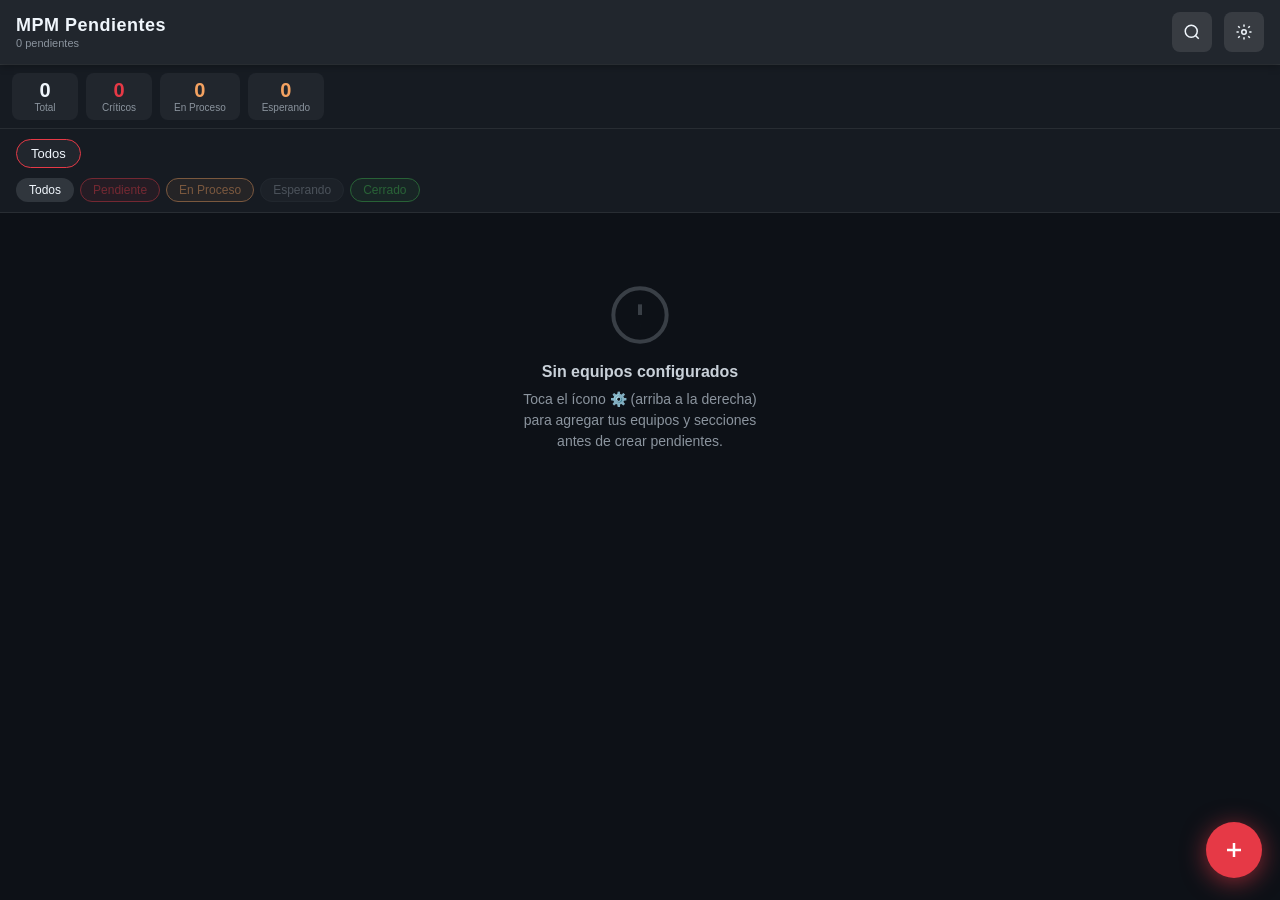
<file: index.html>
<!DOCTYPE html>
<html lang="es">
<head>
<meta charset="UTF-8">
<meta name="viewport" content="width=device-width, initial-scale=1.0, viewport-fit=cover">
<meta name="theme-color" content="#E63946">
<meta name="apple-mobile-web-app-capable" content="yes">
<meta name="apple-mobile-web-app-status-bar-style" content="black-translucent">
<meta name="apple-mobile-web-app-title" content="MPM">
<title>MPM — Pendientes</title>
<link rel="manifest" href="manifest.json">
<link rel="apple-touch-icon" href="icon-192.svg">
<style>
*,*::before,*::after{box-sizing:border-box;margin:0;padding:0}
:root{
  --bg:#0D1117;--surf:#161B22;--surf2:#21262D;
  --navy:#21262D;--navy2:#30363D;
  --red:#E63946;--red2:#FF6B6B;
  --text:#F0F6FC;--text2:#C9D1D9;--muted:#8B949E;
  --border:rgba(255,255,255,.08);--shadow:0 4px 20px rgba(0,0,0,.6);
  --c-crit:#E63946;--c-med:#F4A261;--c-bajo:#00B4D8;
  --s-pend:#E63946;--s-proc:#F4A261;--s-esp:#8B949E;--s-cerr:#3FB950;
  --r:12px;--rs:8px;--tr:.2s ease;
  --sab:env(safe-area-inset-bottom,0px);
  --sat:env(safe-area-inset-top,0px);
}
html,body{height:100%;font-family:-apple-system,BlinkMacSystemFont,'Segoe UI',sans-serif;background:var(--bg);color:var(--text);overflow:hidden}
#app{height:100vh;height:100dvh;display:flex;flex-direction:column;overflow:hidden}

/* HEADER */
.hdr{background:var(--navy);padding:12px 16px;padding-top:calc(12px + var(--sat));display:flex;align-items:center;gap:12px;z-index:10;box-shadow:0 2px 8px rgba(0,0,0,.3)}
.hdr-title{flex:1;min-width:0}
.hdr-title h1{font-size:18px;font-weight:700;letter-spacing:.5px}
.hdr-title .sub{font-size:11px;color:var(--muted);margin-top:1px;white-space:nowrap;overflow:hidden;text-overflow:ellipsis}
.ibtn{width:40px;height:40px;border:none;background:rgba(255,255,255,.1);color:var(--text);border-radius:var(--rs);display:flex;align-items:center;justify-content:center;cursor:pointer;transition:background var(--tr);flex-shrink:0}
.ibtn:active{background:rgba(255,255,255,.2)}
.ibtn.active{background:rgba(230,57,70,.25);color:var(--red)}

/* SEARCH BAR */
.search-bar{background:var(--navy);border-bottom:1px solid var(--border);max-height:0;overflow:hidden;transition:max-height .25s ease}
.search-bar.open{max-height:58px}
.search-inner{padding:8px 12px}
.search-inner input{width:100%;background:var(--surf2);border:1.5px solid var(--border);color:var(--text);padding:9px 14px 9px 36px;border-radius:var(--rs);font-size:15px;font-family:inherit;transition:border-color var(--tr)}
.search-inner input:focus{outline:none;border-color:var(--red)}
.search-wrap{position:relative}
.search-wrap svg{position:absolute;left:10px;top:50%;transform:translateY(-50%);color:var(--muted);pointer-events:none}

/* STATS */
.stats{display:flex;gap:8px;padding:8px 12px;overflow-x:auto;scrollbar-width:none;background:var(--surf);border-bottom:1px solid var(--border)}
.stats::-webkit-scrollbar{display:none}
.stat{flex-shrink:0;background:var(--surf2);border-radius:var(--rs);padding:7px 14px;text-align:center;min-width:66px}
.stat-n{font-size:20px;font-weight:700;line-height:1}
.stat-l{font-size:10px;color:var(--muted);margin-top:2px;white-space:nowrap}
.stat.crit .stat-n{color:var(--c-crit)}
.stat.proc .stat-n{color:var(--s-proc)}
.stat.med .stat-n{color:var(--c-med)}
.stat.venc .stat-n{color:var(--red2)}

/* FILTERS */
.fbar{background:var(--surf);border-bottom:1px solid var(--border)}
.fscroll{display:flex;gap:8px;padding:10px 16px;overflow-x:auto;scrollbar-width:none;-webkit-overflow-scrolling:touch}
.fscroll::-webkit-scrollbar{display:none}
.chip{flex-shrink:0;padding:6px 14px;border-radius:20px;font-size:13px;font-weight:500;border:1.5px solid var(--border);background:transparent;color:var(--text2);cursor:pointer;transition:all var(--tr);white-space:nowrap}
.chip.on{background:var(--navy);border-color:var(--red);color:var(--text)}
.sfilters{display:flex;padding:0 16px 10px;gap:6px;overflow-x:auto;scrollbar-width:none}
.sfilters::-webkit-scrollbar{display:none}
.schip{flex-shrink:0;padding:4px 12px;border-radius:20px;font-size:12px;font-weight:500;cursor:pointer;border:1.5px solid transparent;opacity:.45;transition:opacity var(--tr)}
.schip.on{opacity:1}
.schip[data-v="todos"]{background:var(--navy2);color:var(--text);border-color:transparent}
.schip[data-v="pendiente"]{background:rgba(230,57,70,.15);color:#E63946;border-color:#E63946}
.schip[data-v="en_proceso"]{background:rgba(244,162,97,.15);color:#F4A261;border-color:#F4A261}
.schip[data-v="esperando"]{background:rgba(139,148,158,.12);color:#8B949E;border-color:#30363D}
.schip[data-v="cerrado"]{background:rgba(63,185,80,.15);color:#3FB950;border-color:#3FB950}

/* CONTENT */
.content{flex:1;overflow-y:auto;-webkit-overflow-scrolling:touch;padding:10px 0 80px}
.empty{display:flex;flex-direction:column;align-items:center;justify-content:center;padding:60px 32px;text-align:center;color:var(--muted)}
.empty svg{margin-bottom:16px;opacity:.35}
.empty h3{font-size:16px;margin-bottom:8px;color:var(--text2)}
.empty p{font-size:14px;line-height:1.5}

/* GROUPS */
.eq-grp{margin:0 10px 10px}
.eq-hdr{display:flex;align-items:center;gap:10px;padding:10px 14px;background:var(--navy);border-radius:var(--r) var(--r) 0 0;cursor:pointer;user-select:none}
.eq-hdr h2{flex:1;font-size:13px;font-weight:700;letter-spacing:1px;text-transform:uppercase}
.eq-badge{background:var(--red);color:#fff;font-size:11px;font-weight:700;padding:2px 8px;border-radius:20px;min-width:22px;text-align:center}
.chevron{transition:transform var(--tr);color:var(--muted);flex-shrink:0}
.eq-grp.col .chevron{transform:rotate(-90deg)}
.eq-grp.col .sec-grp{display:none}

.sec-grp{border-left:3px solid var(--red)}
.sec-hdr{display:flex;align-items:center;gap:8px;padding:7px 14px;background:var(--surf2);font-size:12px;font-weight:600;color:var(--text2);letter-spacing:.5px;border-bottom:1px solid var(--border)}
.sec-cnt{background:rgba(255,255,255,.1);border-radius:10px;padding:1px 7px;font-size:11px;margin-left:auto}

/* CARDS */
.pcard{display:flex;align-items:stretch;background:var(--surf);border-bottom:1px solid var(--border);cursor:pointer;transition:background var(--tr);min-height:68px}
.pcard:last-child{border-radius:0 0 var(--r) var(--r);border-bottom:none}
.pcard:active{background:var(--surf2)}
.pbar{width:4px;flex-shrink:0}
.pbar.critico{background:var(--c-crit)}
.pbar.medio{background:var(--c-med)}
.pbar.bajo{background:var(--c-bajo)}
.cbody{flex:1;padding:11px 14px;min-width:0}
.ctop{display:flex;align-items:flex-start;gap:8px;margin-bottom:5px}
.cdesc{flex:1;font-size:14px;font-weight:500;line-height:1.3;color:var(--text)}
.cdesc.done{text-decoration:line-through;opacity:.45}
.sdot{width:8px;height:8px;border-radius:50%;flex-shrink:0;margin-top:4px}
.sdot.pendiente{background:var(--s-pend)}
.sdot.en_proceso{background:var(--s-proc)}
.sdot.esperando{background:var(--s-esp)}
.sdot.cerrado{background:var(--s-cerr)}
.cmeta{display:flex;align-items:center;gap:6px;flex-wrap:wrap}
.mi{display:flex;align-items:center;gap:3px;font-size:11px;color:var(--muted)}
.pbadge{font-size:10px;font-weight:700;padding:2px 7px;border-radius:4px;text-transform:uppercase;letter-spacing:.5px}
.pbadge.critico{background:#E63946;color:#F0F6FC}
.pbadge.medio{background:#F4A261;color:#161B22}
.pbadge.bajo{background:#00B4D8;color:#161B22}
.ov{color:var(--c-crit)!important;font-weight:600}
/* DAYS LABEL */
.dl{font-size:10px;font-weight:700;padding:2px 6px;border-radius:4px;white-space:nowrap}
.dl.ok{background:rgba(255,255,255,.06);color:var(--muted)}
.dl.warn{background:rgba(244,162,97,.18);color:#F4A261}
.dl.venc{background:rgba(230,57,70,.18);color:#E63946}
/* QUICK STATUS BUTTON */
.qs-btn{width:36px;flex-shrink:0;border:none;background:transparent;color:var(--muted);display:flex;align-items:center;justify-content:center;cursor:pointer;transition:background var(--tr);border-left:1px solid var(--border);padding:0}
.qs-btn:active{background:var(--surf2)}
.qs-menu{position:fixed;background:var(--surf2);border:1px solid var(--border);border-radius:var(--rs);box-shadow:0 8px 28px rgba(0,0,0,.6);z-index:500;min-width:170px;overflow:hidden;display:none}
.qs-menu.open{display:block}
.qs-item{padding:13px 16px;font-size:14px;font-weight:500;cursor:pointer;display:flex;align-items:center;gap:10px;border-bottom:1px solid var(--border);color:var(--text2);transition:background var(--tr)}
.qs-item:last-child{border-bottom:none}
.qs-item:active{background:var(--navy2)}
.qs-dot{width:9px;height:9px;border-radius:50%;flex-shrink:0}

/* FAB */
.fab{position:fixed;bottom:calc(22px + var(--sab));right:18px;width:56px;height:56px;border-radius:50%;background:#E63946;color:#fff;border:none;display:flex;align-items:center;justify-content:center;cursor:pointer;box-shadow:0 4px 24px rgba(230,57,70,.6);transition:transform var(--tr);z-index:20}
.fab:active{transform:scale(.9)}

/* OVERLAYS */
.ov-wrap{position:fixed;inset:0;z-index:100;pointer-events:none;opacity:0;transition:opacity var(--tr)}
.ov-wrap.open{pointer-events:auto;opacity:1}
.ov-bg{position:absolute;inset:0;background:rgba(0,0,0,.6);backdrop-filter:blur(2px)}

/* BOTTOM SHEET */
.bsheet{position:absolute;bottom:0;left:0;right:0;background:var(--surf);border-radius:var(--r) var(--r) 0 0;max-height:93vh;display:flex;flex-direction:column;transform:translateY(100%);transition:transform .3s cubic-bezier(.34,1.2,.64,1)}
.ov-wrap.open .bsheet{transform:translateY(0)}
.shandle{width:36px;height:4px;background:rgba(255,255,255,.18);border-radius:2px;margin:10px auto 4px;flex-shrink:0}
.shdr{display:flex;align-items:center;padding:10px 16px;border-bottom:1px solid var(--border);flex-shrink:0}
.stitle{flex:1;font-size:16px;font-weight:700}
.sbody{flex:1;overflow-y:auto;padding:16px;padding-bottom:calc(16px + var(--sab))}

/* FULL-SCREEN PANEL */
.fspanel{position:absolute;inset:0;background:var(--bg);transform:translateX(100%);transition:transform .3s ease;display:flex;flex-direction:column;overflow:hidden}
.ov-wrap.open .fspanel{transform:translateX(0)}
.phdr{background:var(--navy);padding:12px 16px;padding-top:calc(12px + var(--sat));display:flex;align-items:center;gap:12px;flex-shrink:0}
.phdr-title{flex:1;font-size:16px;font-weight:700}
.pcontent{flex:1;overflow-y:auto;-webkit-overflow-scrolling:touch;padding:16px;padding-bottom:calc(24px + var(--sab))}

/* FORM */
.fg{margin-bottom:16px}
label{display:block;font-size:11px;font-weight:700;color:var(--muted);text-transform:uppercase;letter-spacing:.6px;margin-bottom:6px}
input[type=text],input[type=date],textarea,select{width:100%;background:var(--surf2);border:1.5px solid var(--border);color:var(--text);padding:12px 14px;border-radius:var(--rs);font-size:15px;font-family:inherit;transition:border-color var(--tr);-webkit-appearance:none;appearance:none}
input:focus,textarea:focus,select:focus{outline:none;border-color:var(--red)}
textarea{resize:none;min-height:76px;line-height:1.5}
select option{background:var(--surf2)}
input[type=date]::-webkit-calendar-picker-indicator{filter:invert(1);opacity:.4}
.selrow{display:flex;gap:7px;flex-wrap:wrap}
.sopt{flex:1;min-width:70px;padding:9px 4px;text-align:center;border-radius:var(--rs);font-size:11px;font-weight:700;cursor:pointer;border:1.5px solid var(--border);transition:all var(--tr);background:transparent;color:var(--muted);text-transform:uppercase;letter-spacing:.3px}
.sopt.on[data-v="critico"]{background:rgba(230,57,70,.2);border-color:#E63946;color:#E63946}
.sopt.on[data-v="medio"]{background:rgba(244,162,97,.2);border-color:#F4A261;color:#F4A261}
.sopt.on[data-v="bajo"]{background:rgba(0,180,216,.2);border-color:#00B4D8;color:#00B4D8}
.sopt.on[data-v="pendiente"]{background:rgba(230,57,70,.2);border-color:#E63946;color:#E63946}
.sopt.on[data-v="en_proceso"]{background:rgba(244,162,97,.2);border-color:#F4A261;color:#F4A261}
.sopt.on[data-v="esperando"]{background:rgba(139,148,158,.15);border-color:#8B949E;color:#8B949E}
.sopt.on[data-v="cerrado"]{background:rgba(63,185,80,.2);border-color:#3FB950;color:#3FB950}
.btn{display:block;width:100%;padding:14px;border-radius:var(--rs);border:none;font-size:15px;font-weight:700;cursor:pointer;transition:opacity var(--tr);font-family:inherit}
.btn:active{opacity:.8}
.btn-p{background:var(--red);color:#fff;margin-top:4px}
.btn-s{background:var(--surf2);color:var(--text2);margin-top:8px}
.btn-d{background:rgba(230,57,70,.15);color:#E63946;margin-top:8px;border:1px solid rgba(230,57,70,.3)}
.divider{height:1px;background:var(--border);margin:16px 0}
/* COMBO */
.combo-wrap{position:relative}
.combo-drop{position:absolute;top:calc(100% - 2px);left:0;right:0;background:var(--surf2);border:1.5px solid var(--red);border-top:none;border-radius:0 0 var(--rs) var(--rs);max-height:200px;overflow-y:auto;z-index:300;display:none;box-shadow:0 8px 24px rgba(0,0,0,.5)}
.combo-drop.open{display:block}
.citem{padding:13px 14px;font-size:14px;cursor:pointer;border-bottom:1px solid var(--border);color:var(--text);display:flex;align-items:center;gap:8px}
.citem:last-child{border-bottom:none}
.citem.sel{background:rgba(230,57,70,.12)}
.citem.new-item{color:var(--red);font-weight:600}
.citem:active{background:var(--navy2)}
input.drop-open{border-radius:var(--rs) var(--rs) 0 0!important;border-color:var(--red)!important;border-bottom-color:transparent!important}

/* DETAIL */
.dtitle{font-size:18px;font-weight:700;line-height:1.3;margin-bottom:12px}
.dbadges{display:flex;flex-wrap:wrap;gap:8px;margin-bottom:20px}
.badge{padding:5px 13px;border-radius:20px;font-size:12px;font-weight:600}
.dsec{margin-bottom:20px}
.dsec h3{font-size:11px;font-weight:700;color:var(--muted);text-transform:uppercase;letter-spacing:1px;margin-bottom:8px;padding-bottom:6px;border-bottom:1px solid var(--border)}
.drow{display:flex;align-items:flex-start;gap:12px;padding:8px 0;border-bottom:1px solid var(--border)}
.drow:last-child{border-bottom:none}
.drl{font-size:12px;color:var(--muted);width:90px;flex-shrink:0;padding-top:1px}
.drv{font-size:14px;color:var(--text);flex:1}
.notes{font-size:14px;color:var(--text2);line-height:1.6;background:var(--surf2);padding:12px;border-radius:var(--rs);white-space:pre-wrap;word-break:break-word}
.notes.cierre{border-left:3px solid #3FB950}
.dbtn-row{display:flex;gap:8px;margin-top:8px}
.dbtn-row .btn{margin:0}

/* SETTINGS */
.ssec{margin-bottom:24px}
.ssec h3{font-size:11px;font-weight:700;color:var(--muted);text-transform:uppercase;letter-spacing:1px;margin-bottom:10px}
.eitem{display:flex;align-items:center;gap:10px;padding:10px 12px;background:var(--surf);border-radius:var(--rs);margin-bottom:6px}
.eitem-name{flex:1;font-size:14px}
.eitem-cnt{font-size:11px;color:var(--muted)}
.xbtn{width:28px;height:28px;border:none;border-radius:6px;display:flex;align-items:center;justify-content:center;cursor:pointer;background:rgba(255,255,255,.07);color:var(--text2);flex-shrink:0}
.xbtn.del{background:rgba(230,57,70,.15);color:#E63946}
.xbtn:active{opacity:.7}
.sec-list{margin-left:14px;padding-left:12px;border-left:2px solid var(--border);margin-top:4px;margin-bottom:8px}
.iadd{display:flex;gap:8px;margin-top:6px}
.iadd input{flex:1;padding:9px 12px;font-size:14px;border-radius:var(--rs);background:var(--surf2);border:1.5px solid var(--border);color:var(--text);font-family:inherit}
.iadd input:focus{outline:none;border-color:var(--red)}
.iadd button{padding:9px 14px;background:var(--red);color:#fff;border:none;border-radius:var(--rs);font-size:14px;font-weight:700;cursor:pointer;white-space:nowrap;font-family:inherit}
.iadd button:active{opacity:.8}
.eq-block{background:var(--surf);border-radius:var(--rs);padding:12px;margin-bottom:8px}
.eq-block-hdr{display:flex;align-items:center;gap:8px}
.eq-block-name{flex:1;font-size:15px;font-weight:700}

/* CLOSE NOTE MODAL */
.cm-wrap{position:fixed;inset:0;z-index:600;display:flex;align-items:center;justify-content:center;padding:20px;background:rgba(0,0,0,.65);backdrop-filter:blur(3px);opacity:0;pointer-events:none;transition:opacity var(--tr)}
.cm-wrap.open{opacity:1;pointer-events:auto}
.cm-box{background:var(--surf);border-radius:var(--r);padding:22px 20px;width:100%;max-width:380px;box-shadow:0 8px 40px rgba(0,0,0,.7)}
.cm-box h3{font-size:16px;font-weight:700;margin-bottom:6px;color:var(--text)}
.cm-box p{font-size:13px;color:var(--muted);margin-bottom:14px;line-height:1.4}
.cm-box textarea{width:100%;background:var(--surf2);border:1.5px solid var(--border);color:var(--text);padding:11px 13px;border-radius:var(--rs);font-size:14px;font-family:inherit;min-height:80px;resize:none;line-height:1.5}
.cm-box textarea:focus{outline:none;border-color:#3FB950}
.cm-btns{display:flex;gap:8px;margin-top:14px}
.cm-btns button{flex:1;padding:12px;border-radius:var(--rs);border:none;font-size:14px;font-weight:700;cursor:pointer;font-family:inherit}
.cm-confirm{background:#3FB950;color:#161B22}
.cm-skip{background:var(--surf2);color:var(--text2)}
.cm-confirm:active,.cm-skip:active{opacity:.8}

/* TOAST */
.toast{position:fixed;bottom:calc(78px + var(--sab));left:50%;transform:translateX(-50%) translateY(12px);background:var(--navy2);color:var(--text);padding:10px 20px;border-radius:20px;font-size:13px;font-weight:500;box-shadow:var(--shadow);opacity:0;transition:all .25s ease;pointer-events:none;white-space:nowrap;z-index:999}
.toast.show{opacity:1;transform:translateX(-50%) translateY(0)}
</style>
</head>
<body>
<div id="app">
  <div class="hdr">
    <div class="hdr-title">
      <h1>MPM Pendientes</h1>
      <div class="sub" id="subtitle">Cargando...</div>
    </div>
    <button class="ibtn" id="btn-search" title="Buscar">
      <svg width="18" height="18" viewBox="0 0 24 24" fill="none" stroke="currentColor" stroke-width="2"><circle cx="11" cy="11" r="8"/><line x1="21" y1="21" x2="16.65" y2="16.65"/></svg>
    </button>
    <button class="ibtn" id="btn-settings" title="Equipos y secciones">
      <svg width="18" height="18" viewBox="0 0 24 24" fill="none" stroke="currentColor" stroke-width="2"><circle cx="12" cy="12" r="3"/><path d="M12 2v3M12 19v3M4.22 4.22l2.12 2.12M17.66 17.66l2.12 2.12M2 12h3M19 12h3M4.22 19.78l2.12-2.12M17.66 6.34l2.12-2.12"/></svg>
    </button>
  </div>

  <div class="search-bar" id="search-bar">
    <div class="search-inner">
      <div class="search-wrap">
        <svg width="15" height="15" viewBox="0 0 24 24" fill="none" stroke="currentColor" stroke-width="2"><circle cx="11" cy="11" r="8"/><line x1="21" y1="21" x2="16.65" y2="16.65"/></svg>
        <input type="text" id="search-input" placeholder="Buscar descripción, equipo, sección, responsable...">
      </div>
    </div>
  </div>

  <div class="stats" id="stats"></div>

  <div class="fbar">
    <div class="fscroll" id="eq-filters"></div>
    <div class="sfilters" id="st-filters"></div>
  </div>

  <div class="content" id="content"></div>

  <button class="fab" id="btn-add">
    <svg width="24" height="24" viewBox="0 0 24 24" fill="none" stroke="currentColor" stroke-width="2.5"><line x1="12" y1="5" x2="12" y2="19"/><line x1="5" y1="12" x2="19" y2="12"/></svg>
  </button>
</div>

<!-- FORM OVERLAY -->
<div class="ov-wrap" id="form-ov">
  <div class="ov-bg" id="form-bg"></div>
  <div class="bsheet">
    <div class="shandle"></div>
    <div class="shdr">
      <span class="stitle" id="form-title">Nuevo Pendiente</span>
      <button class="ibtn" id="form-close">
        <svg width="18" height="18" viewBox="0 0 24 24" fill="none" stroke="currentColor" stroke-width="2"><line x1="18" y1="6" x2="6" y2="18"/><line x1="6" y1="6" x2="18" y2="18"/></svg>
      </button>
    </div>
    <div class="sbody">
      <form id="pform" autocomplete="off">
        <div class="fg">
          <label>Descripción *</label>
          <textarea id="f-desc" rows="3" placeholder="Describe el pendiente de mantenimiento..." required></textarea>
        </div>
        <div class="fg">
          <label>Equipo *</label>
          <div class="combo-wrap">
            <input type="text" id="f-eq" placeholder="Escribe o selecciona equipo..." autocomplete="off">
            <div class="combo-drop" id="drop-eq"></div>
          </div>
        </div>
        <div class="fg">
          <label>Sección / Módulo</label>
          <div class="combo-wrap">
            <input type="text" id="f-sec" placeholder="Escribe o selecciona sección...">
            <div class="combo-drop" id="drop-sec"></div>
          </div>
        </div>
        <div class="fg">
          <label>Prioridad</label>
          <div class="selrow" id="sel-prio">
            <div class="sopt on" data-f="prio" data-v="critico">⛔ Crítico</div>
            <div class="sopt" data-f="prio" data-v="medio">⚠️ Medio</div>
            <div class="sopt" data-f="prio" data-v="bajo">✅ Bajo</div>
          </div>
        </div>
        <div class="fg">
          <label>Estatus</label>
          <div class="selrow" id="sel-est">
            <div class="sopt on" data-f="est" data-v="pendiente">Pendiente</div>
            <div class="sopt" data-f="est" data-v="en_proceso">En Proceso</div>
            <div class="sopt" data-f="est" data-v="esperando">Esperando</div>
            <div class="sopt" data-f="est" data-v="cerrado">Cerrado</div>
          </div>
        </div>
        <div class="fg">
          <label>Fecha Límite</label>
          <input type="date" id="f-fecha">
        </div>
        <div class="fg">
          <label>Responsable</label>
          <input type="text" id="f-resp" placeholder="Nombre del técnico o supervisor">
        </div>
        <div class="fg">
          <label>Notas</label>
          <textarea id="f-notas" rows="3" placeholder="Observaciones, materiales, referencias..."></textarea>
        </div>
        <button type="submit" class="btn btn-p" id="form-submit">Guardar</button>
        <button type="button" class="btn btn-s" id="form-cancel">Cancelar</button>
        <button type="button" class="btn btn-d" id="form-del" style="display:none">Eliminar pendiente</button>
      </form>
    </div>
  </div>
</div>

<!-- DETAIL OVERLAY -->
<div class="ov-wrap" id="det-ov">
  <div class="fspanel">
    <div class="phdr">
      <button class="ibtn" id="det-back">
        <svg width="18" height="18" viewBox="0 0 24 24" fill="none" stroke="currentColor" stroke-width="2"><polyline points="15 18 9 12 15 6"/></svg>
      </button>
      <span class="phdr-title">Detalle</span>
      <button class="ibtn" id="det-edit">
        <svg width="18" height="18" viewBox="0 0 24 24" fill="none" stroke="currentColor" stroke-width="2"><path d="M11 4H4a2 2 0 0 0-2 2v14a2 2 0 0 0 2 2h14a2 2 0 0 0 2-2v-7"/><path d="M18.5 2.5a2.121 2.121 0 0 1 3 3L12 15l-4 1 1-4 9.5-9.5z"/></svg>
      </button>
    </div>
    <div class="pcontent" id="det-content"></div>
  </div>
</div>

<!-- SETTINGS OVERLAY -->
<div class="ov-wrap" id="set-ov">
  <div class="fspanel">
    <div class="phdr">
      <button class="ibtn" id="set-back">
        <svg width="18" height="18" viewBox="0 0 24 24" fill="none" stroke="currentColor" stroke-width="2"><polyline points="15 18 9 12 15 6"/></svg>
      </button>
      <span class="phdr-title">Equipos y Secciones</span>
    </div>
    <div class="pcontent" id="set-content"></div>
  </div>
</div>

<!-- QUICK STATUS MENU (floating) -->
<div id="qs-menu" class="qs-menu">
  <div class="qs-item" onclick="qsSelect('pendiente')"><span class="qs-dot" style="background:#E63946"></span>Pendiente</div>
  <div class="qs-item" onclick="qsSelect('en_proceso')"><span class="qs-dot" style="background:#F4A261"></span>En Proceso</div>
  <div class="qs-item" onclick="qsSelect('esperando')"><span class="qs-dot" style="background:#8B949E"></span>Esperando</div>
  <div class="qs-item" onclick="qsSelect('cerrado')"><span class="qs-dot" style="background:#3FB950"></span>Cerrado</div>
</div>

<!-- CLOSE NOTE MODAL -->
<div class="cm-wrap" id="close-modal">
  <div class="cm-box">
    <h3>✓ Cerrar pendiente</h3>
    <p>Agrega una nota de cierre opcional (resolución, acción tomada, observaciones).</p>
    <textarea id="close-note" placeholder="Ej: Se reemplazó rodamiento 6205 2RS. Máquina operando normal."></textarea>
    <div class="cm-btns">
      <button class="cm-confirm" onclick="confirmClose()">Guardar nota</button>
      <button class="cm-skip" onclick="skipClose()">Sin nota</button>
    </div>
  </div>
</div>

<div class="toast" id="toast"></div>

<script>
// ── DATA ────────────────────────────────────────────────────
const DEF_EQ = [];
const DEF_SEC = {};
const PLABS = {critico:'⛔ Crítico',medio:'⚠️ Medio',bajo:'✅ Bajo'};
const SLABS = {pendiente:'Pendiente',en_proceso:'En Proceso',esperando:'Esperando',cerrado:'Cerrado'};
const SBADGE = {
  pendiente: {bg:'#E63946', color:'#F0F6FC'},
  en_proceso:{bg:'#F4A261', color:'#161B22'},
  esperando: {bg:'#30363D', color:'#8B949E'},
  cerrado:   {bg:'#3FB950', color:'#161B22'}
};

let S = { pendientes:[], equipos:[], secciones:{}, fEq:'todos', fSt:'todos', search:'', editId:null, detId:null };

function load() {
  try {
    const p=localStorage.getItem('mpm_p'), e=localStorage.getItem('mpm_e'), s=localStorage.getItem('mpm_s');
    S.pendientes = p ? JSON.parse(p) : [];
    S.equipos = e ? JSON.parse(e) : [...DEF_EQ];
    S.secciones = s ? JSON.parse(s) : JSON.parse(JSON.stringify(DEF_SEC));
  } catch(_) {
    S.pendientes=[]; S.equipos=[...DEF_EQ]; S.secciones=JSON.parse(JSON.stringify(DEF_SEC));
  }
}
function save() {
  localStorage.setItem('mpm_p',JSON.stringify(S.pendientes));
  localStorage.setItem('mpm_e',JSON.stringify(S.equipos));
  localStorage.setItem('mpm_s',JSON.stringify(S.secciones));
}
function uid() { return Date.now().toString(36)+Math.random().toString(36).slice(2,9); }
function esc(s) { return s==null?'':String(s).replace(/&/g,'&amp;').replace(/</g,'&lt;').replace(/>/g,'&gt;').replace(/"/g,'&quot;'); }
function today() { return new Date().toISOString().split('T')[0]; }
function fmtDate(d) {
  if(!d) return '—';
  const [y,m,day]=d.split('-');
  return `${+day} ${['Ene','Feb','Mar','Abr','May','Jun','Jul','Ago','Sep','Oct','Nov','Dic'][+m-1]} ${y}`;
}
function overdue(fl,st) { return fl && st!=='cerrado' && new Date(fl+'T00:00:00')<new Date(new Date().toDateString()); }

function daysLabel(fl, st) {
  if (!fl || st === 'cerrado') return null;
  const now = new Date(new Date().toDateString());
  const d = new Date(fl + 'T00:00:00');
  const diff = Math.round((d - now) / 86400000);
  if (diff === 0) return {text:'Hoy', cls:'warn'};
  if (diff === 1) return {text:'Mañana', cls:'warn'};
  if (diff > 0) return {text:`${diff} días`, cls:'ok'};
  if (diff === -1) return {text:'Vencido 1 día', cls:'venc'};
  return {text:`Vencido ${Math.abs(diff)} días`, cls:'venc'};
}

function toast(msg,ms=2200) {
  const t=document.getElementById('toast');
  t.textContent=msg; t.classList.add('show');
  setTimeout(()=>t.classList.remove('show'),ms);
}

// ── RENDER ────────────────────────────────────────────────
function getFiltered() {
  const q = S.search.trim().toLowerCase();
  return S.pendientes.filter(p=>{
    const eq = S.fEq==='todos' || p.equipo===S.fEq;
    const st = S.fSt==='todos' || p.estatus===S.fSt;
    if (!eq || !st) return false;
    if (!q) return true;
    return (
      (p.descripcion||'').toLowerCase().includes(q) ||
      (p.equipo||'').toLowerCase().includes(q) ||
      (p.seccion||'').toLowerCase().includes(q) ||
      (p.responsable||'').toLowerCase().includes(q)
    );
  });
}

function renderStats() {
  const all = S.pendientes;
  const vis = getFiltered();
  const crit = vis.filter(p=>p.prioridad==='critico'&&p.estatus!=='cerrado').length;
  const proc = vis.filter(p=>p.estatus==='en_proceso').length;
  const esp  = vis.filter(p=>p.estatus==='esperando').length;
  const venc = vis.filter(p=>overdue(p.fechaLimite,p.estatus)).length;
  const srch = S.search.trim() ? ` · "${S.search.trim()}"` : '';
  document.getElementById('subtitle').textContent =
    `${vis.length} pendiente${vis.length!==1?'s':''}${S.fEq!=='todos'?' · '+S.fEq:''}${srch}`;
  document.getElementById('stats').innerHTML =
    `<div class="stat"><div class="stat-n">${all.length}</div><div class="stat-l">Total</div></div>`+
    `<div class="stat crit"><div class="stat-n">${crit}</div><div class="stat-l">Críticos</div></div>`+
    `<div class="stat proc"><div class="stat-n">${proc}</div><div class="stat-l">En Proceso</div></div>`+
    `<div class="stat med"><div class="stat-n">${esp}</div><div class="stat-l">Esperando</div></div>`+
    (venc?`<div class="stat venc"><div class="stat-n">${venc}</div><div class="stat-l">Vencidos</div></div>`:'');
}

function renderFilters() {
  const eqs = ['todos',...S.equipos];
  document.getElementById('eq-filters').innerHTML = eqs.map(e=>
    `<div class="chip ${S.fEq===e?'on':''}" data-eq="${esc(e)}">${e==='todos'?'Todos':esc(e)}</div>`
  ).join('');
  document.getElementById('st-filters').innerHTML =
    ['todos','pendiente','en_proceso','esperando','cerrado'].map(v=>
      `<div class="schip ${S.fSt===v?'on':''}" data-v="${v}">${SLABS[v]||'Todos'}</div>`
    ).join('');
  document.getElementById('eq-filters').querySelectorAll('.chip').forEach(c=>{
    c.addEventListener('click',()=>{ S.fEq=c.dataset.eq; renderAll(); });
  });
  document.getElementById('st-filters').querySelectorAll('.schip').forEach(c=>{
    c.addEventListener('click',()=>{ S.fSt=c.dataset.v; renderAll(); });
  });
}

function renderList() {
  const el = document.getElementById('content');
  const items = getFiltered();
  if(!items.length) {
    const noEq = S.equipos.length === 0;
    el.innerHTML = noEq
      ? `<div class="empty"><svg width="64" height="64" viewBox="0 0 24 24" fill="none" stroke="currentColor" stroke-width="1.5"><circle cx="12" cy="12" r="10"/><line x1="12" y1="8" x2="12" y2="12"/><line x1="12" y1="16" x2="12.01" y2="16"/></svg><h3>Sin equipos configurados</h3><p>Toca el ícono ⚙️ (arriba a la derecha)<br>para agregar tus equipos y secciones<br>antes de crear pendientes.</p></div>`
      : `<div class="empty"><svg width="64" height="64" viewBox="0 0 24 24" fill="none" stroke="currentColor" stroke-width="1.5"><path d="M9 5H7a2 2 0 0 0-2 2v12a2 2 0 0 0 2 2h10a2 2 0 0 0 2-2V7a2 2 0 0 0-2-2h-2"/><rect x="9" y="3" width="6" height="4" rx="2"/><line x1="9" y1="12" x2="15" y2="12"/><line x1="9" y1="16" x2="13" y2="16"/></svg><h3>Sin pendientes</h3><p>Usa el botón + para agregar<br>un nuevo pendiente de mantenimiento.</p></div>`;
    return;
  }
  const PO={critico:0,medio:1,bajo:2}, SO={pendiente:0,en_proceso:1,esperando:2,cerrado:3};
  const byEq={};
  items.forEach(p=>{
    const eq=p.equipo||'Sin Equipo', sec=p.seccion||'General';
    if(!byEq[eq]) byEq[eq]={};
    if(!byEq[eq][sec]) byEq[eq][sec]=[];
    byEq[eq][sec].push(p);
  });
  let html='';
  Object.entries(byEq).forEach(([eq,secs])=>{
    const tot=Object.values(secs).flat().length;
    const hasCrit=Object.values(secs).flat().some(p=>p.prioridad==='critico'&&p.estatus!=='cerrado');
    html+=`<div class="eq-grp" data-eq="${esc(eq)}">`;
    html+=`<div class="eq-hdr"><svg class="chevron" width="16" height="16" viewBox="0 0 24 24" fill="none" stroke="currentColor" stroke-width="2"><polyline points="6 9 12 15 18 9"/></svg><h2>${esc(eq)}</h2>${hasCrit?'<svg width="13" height="13" viewBox="0 0 24 24" fill="none" stroke="#E63946" stroke-width="2.5"><circle cx="12" cy="12" r="10"/><line x1="12" y1="8" x2="12" y2="12"/><line x1="12" y1="16" x2="12.01" y2="16"/></svg>':''}<span class="eq-badge">${tot}</span></div>`;
    Object.entries(secs).forEach(([sec,ps])=>{
      const sorted=[...ps].sort((a,b)=>{ const d=PO[a.prioridad]-PO[b.prioridad]; return d||SO[a.estatus]-SO[b.estatus]; });
      html+=`<div class="sec-grp"><div class="sec-hdr"><svg width="11" height="11" viewBox="0 0 24 24" fill="none" stroke="currentColor" stroke-width="2"><rect x="3" y="3" width="7" height="7"/><rect x="14" y="3" width="7" height="7"/><rect x="3" y="14" width="7" height="7"/><rect x="14" y="14" width="7" height="7"/></svg>${esc(sec)}<span class="sec-cnt">${sorted.length}</span></div>`;
      sorted.forEach(p=>{
        const od=overdue(p.fechaLimite,p.estatus);
        const dl=daysLabel(p.fechaLimite,p.estatus);
        const dlHtml=dl?`<span class="dl ${dl.cls}">${dl.text}</span>`:'';
        const dateHtml=p.fechaLimite?`<span class="mi ${od?'ov':''}"><svg width="11" height="11" viewBox="0 0 24 24" fill="none" stroke="currentColor" stroke-width="2"><rect x="3" y="4" width="18" height="18" rx="2"/><line x1="16" y1="2" x2="16" y2="6"/><line x1="8" y1="2" x2="8" y2="6"/><line x1="3" y1="10" x2="21" y2="10"/></svg>${fmtDate(p.fechaLimite)}</span>`:'';
        const respHtml=p.responsable?`<span class="mi"><svg width="11" height="11" viewBox="0 0 24 24" fill="none" stroke="currentColor" stroke-width="2"><path d="M20 21v-2a4 4 0 0 0-4-4H8a4 4 0 0 0-4 4v2"/><circle cx="12" cy="7" r="4"/></svg>${esc(p.responsable)}</span>`:'';
        html+=`<div class="pcard" data-id="${p.id}"><div class="pbar ${p.prioridad}"></div><div class="cbody"><div class="ctop"><div class="cdesc ${p.estatus==='cerrado'?'done':''}">${esc(p.descripcion)}</div><div class="sdot ${p.estatus}"></div></div><div class="cmeta"><span class="pbadge ${p.prioridad}">${PLABS[p.prioridad]}</span>${dateHtml}${dlHtml}${respHtml}</div></div><button class="qs-btn" data-qsid="${p.id}" title="Cambiar estatus"><svg width="14" height="14" viewBox="0 0 24 24" fill="currentColor"><circle cx="12" cy="5" r="1.5"/><circle cx="12" cy="12" r="1.5"/><circle cx="12" cy="19" r="1.5"/></svg></button></div>`;
      });
      html+='</div>';
    });
    html+='</div>';
  });
  el.innerHTML=html;
  el.querySelectorAll('.eq-hdr').forEach(h=>h.addEventListener('click',()=>h.closest('.eq-grp').classList.toggle('col')));
  el.querySelectorAll('.pcard').forEach(c=>c.addEventListener('click',e=>{
    if(e.target.closest('.qs-btn')) return;
    openDetail(c.dataset.id);
  }));
  el.querySelectorAll('.qs-btn').forEach(b=>b.addEventListener('click',e=>{
    e.stopPropagation();
    openQsMenu(e, b.dataset.qsid);
  }));
}

function renderAll() { renderStats(); renderFilters(); renderList(); }

// ── QUICK STATUS MENU ──────────────────────────────────────
let _qsId = null;

function openQsMenu(e, id) {
  _qsId = id;
  const menu = document.getElementById('qs-menu');
  const btn = e.currentTarget;
  const rect = btn.getBoundingClientRect();
  const menuW = 170, menuH = 208;
  let top = rect.bottom + 4;
  let left = rect.right - menuW;
  if (top + menuH > window.innerHeight - 10) top = rect.top - menuH - 4;
  if (left < 8) left = 8;
  menu.style.top = top + 'px';
  menu.style.left = left + 'px';
  menu.classList.add('open');
}

function qsSelect(est) {
  document.getElementById('qs-menu').classList.remove('open');
  if (!_qsId) return;
  qSt(_qsId, est);
  _qsId = null;
}

document.addEventListener('click', e => {
  const menu = document.getElementById('qs-menu');
  if (menu.classList.contains('open') && !menu.contains(e.target)) {
    menu.classList.remove('open');
    _qsId = null;
  }
});

// ── DETAIL ──────────────────────────────────────────────
function openDetail(id) {
  const p=S.pendientes.find(x=>x.id===id); if(!p) return;
  S.detId=id;
  const od=overdue(p.fechaLimite,p.estatus);
  document.getElementById('det-content').innerHTML=`
    <div class="dtitle">${esc(p.descripcion)}</div>
    <div class="dbadges">
      <span class="badge pbadge ${p.prioridad}" style="font-size:13px;padding:6px 14px">${PLABS[p.prioridad]}</span>
      <span class="badge" style="background:${(SBADGE[p.estatus]||SBADGE.pendiente).bg};color:${(SBADGE[p.estatus]||SBADGE.pendiente).color};font-size:13px;padding:5px 13px">${SLABS[p.estatus]}</span>
      ${od?'<span class="badge" style="background:#E63946;color:#F0F6FC;font-size:13px;padding:6px 14px">⚠ Vencido</span>':''}
    </div>
    <div class="dsec"><h3>Información</h3>
      <div class="drow"><span class="drl">Equipo</span><span class="drv">${esc(p.equipo)||'—'}</span></div>
      <div class="drow"><span class="drl">Sección</span><span class="drv">${esc(p.seccion)||'—'}</span></div>
      <div class="drow"><span class="drl">Responsable</span><span class="drv">${esc(p.responsable)||'—'}</span></div>
      <div class="drow"><span class="drl">Fecha límite</span><span class="drv ${od?'ov':''}">${p.fechaLimite?(od?'⚠ ':'')+fmtDate(p.fechaLimite):'—'}</span></div>
      <div class="drow"><span class="drl">Creado</span><span class="drv">${fmtDate(p.fechaCreacion)}</span></div>
      ${p.fechaCierre?`<div class="drow"><span class="drl">Fecha cierre</span><span class="drv" style="color:#3FB950">${fmtDate(p.fechaCierre)}</span></div>`:''}
    </div>
    ${p.notas?`<div class="dsec"><h3>Notas</h3><div class="notes">${esc(p.notas)}</div></div>`:''}
    ${p.notaCierre?`<div class="dsec"><h3>Nota de Cierre</h3><div class="notes cierre">${esc(p.notaCierre)}</div></div>`:''}
    <div style="margin-top:24px">
      <button class="btn btn-p" onclick="openEditForm('${p.id}')">✏️ Editar Pendiente</button>
      <div class="dbtn-row">
        ${p.estatus!=='cerrado'?`<button class="btn btn-s" style="background:rgba(244,162,97,.15);color:#F4A261" onclick="qSt('${p.id}','en_proceso')">▶ En Proceso</button>`:''}
        ${p.estatus!=='cerrado'?`<button class="btn btn-s" style="background:rgba(63,185,80,.15);color:#3FB950" onclick="qSt('${p.id}','cerrado')">✓ Cerrar</button>`:''}
        ${p.estatus==='cerrado'?`<button class="btn btn-s" style="background:rgba(230,57,70,.15);color:#E63946" onclick="qSt('${p.id}','pendiente')">↩ Reabrir</button>`:''}
      </div>
    </div>`;
  document.getElementById('det-ov').classList.add('open');
}

function qSt(id, est) {
  const p=S.pendientes.find(x=>x.id===id); if(!p) return;
  if (est === 'cerrado' && p.estatus !== 'cerrado') {
    openCloseModal(id, 'full');
    return;
  }
  p.estatus=est; p.fechaActualizacion=today();
  // If reopening, clear close data
  if (est !== 'cerrado') { p.fechaCierre=null; p.notaCierre=null; }
  save(); renderList(); renderStats();
  if (S.detId===id) openDetail(id);
  toast(est==='pendiente'?'Reabierto':'Estatus actualizado');
}

// ── CLOSE NOTE MODAL ──────────────────────────────────────
let _closeId = null;
let _closeMode = 'full';

function openCloseModal(id, mode) {
  _closeId = id;
  _closeMode = mode || 'full';
  document.getElementById('close-note').value = '';
  document.getElementById('close-modal').classList.add('open');
  setTimeout(()=>document.getElementById('close-note').focus(), 300);
}

function confirmClose() {
  if (!_closeId) return;
  const p = S.pendientes.find(x=>x.id===_closeId);
  if (p) {
    p.estatus = 'cerrado';
    p.fechaCierre = today();
    const note = document.getElementById('close-note').value.trim();
    p.notaCierre = note || null;
    p.fechaActualizacion = today();
    save(); renderAll();
    if (S.detId===_closeId) openDetail(_closeId);
  }
  document.getElementById('close-modal').classList.remove('open');
  toast('Pendiente cerrado ✓');
  _closeId = null;
}

function skipClose() {
  if (!_closeId) return;
  const p = S.pendientes.find(x=>x.id===_closeId);
  if (p) {
    p.estatus = 'cerrado';
    p.fechaCierre = today();
    p.notaCierre = null;
    p.fechaActualizacion = today();
    save(); renderAll();
    if (S.detId===_closeId) openDetail(_closeId);
  }
  document.getElementById('close-modal').classList.remove('open');
  toast('Pendiente cerrado ✓');
  _closeId = null;
}

// Close modal on outside click
document.getElementById('close-modal').addEventListener('click', e => {
  if (e.target === document.getElementById('close-modal')) skipClose();
});

// ── COMBO ────────────────────────────────────────────────
function buildDrop(inp, drop, items, onSelect) {
  const q=inp.value.trim().toLowerCase();
  const matches=items.filter(x=>q?x.toLowerCase().includes(q):true);
  const exact=items.some(x=>x.toLowerCase()===inp.value.trim().toLowerCase());
  const typed=inp.value.trim();
  let html=matches.map(x=>`<div class="citem${x===typed?' sel':''}" data-v="${esc(x)}">${esc(x)}</div>`).join('');
  if(typed&&!exact) html+=`<div class="citem new-item" data-v="${esc(typed)}">+ Crear "${esc(typed)}"</div>`;
  drop.innerHTML=html;
  const show=!!html;
  drop.classList.toggle('open',show);
  inp.classList.toggle('drop-open',show);
  drop.querySelectorAll('.citem').forEach(item=>{
    item.addEventListener('pointerdown',e=>{
      e.preventDefault();
      inp.value=item.dataset.v;
      drop.classList.remove('open'); inp.classList.remove('drop-open');
      if(onSelect) onSelect(item.dataset.v);
    });
  });
}

function closeDrop(inp,drop){ drop.classList.remove('open'); inp.classList.remove('drop-open'); }

function initCombos() {
  const eqInp=document.getElementById('f-eq');
  const eqDrop=document.getElementById('drop-eq');
  const secInp=document.getElementById('f-sec');
  const secDrop=document.getElementById('drop-sec');
  function refreshEq(){ buildDrop(eqInp,eqDrop,S.equipos,()=>{ secInp.value=''; closeDrop(secInp,secDrop); }); }
  function refreshSec(){ buildDrop(secInp,secDrop,S.secciones[eqInp.value.trim()]||[],null); }
  eqInp.addEventListener('input',()=>{ refreshEq(); secInp.value=''; });
  eqInp.addEventListener('focus',refreshEq);
  eqInp.addEventListener('blur',()=>setTimeout(()=>closeDrop(eqInp,eqDrop),200));
  secInp.addEventListener('input',refreshSec);
  secInp.addEventListener('focus',refreshSec);
  secInp.addEventListener('blur',()=>setTimeout(()=>closeDrop(secInp,secDrop),200));
}

// ── FORM ────────────────────────────────────────────────
function setOpt(f,v){ document.querySelectorAll(`[data-f="${f}"]`).forEach(e=>e.classList.toggle('on',e.dataset.v===v)); }
function getOpt(f){ const e=document.querySelector(`[data-f="${f}"].on`); return e?e.dataset.v:''; }

function openAddForm() {
  S.editId=null;
  document.getElementById('form-title').textContent='Nuevo Pendiente';
  document.getElementById('form-submit').textContent='Guardar Pendiente';
  document.getElementById('form-del').style.display='none';
  document.getElementById('f-desc').value='';
  document.getElementById('f-fecha').value='';
  document.getElementById('f-resp').value='';
  document.getElementById('f-notas').value='';
  document.getElementById('f-eq').value = S.fEq!=='todos' ? S.fEq : '';
  document.getElementById('f-sec').value = '';
  closeDrop(document.getElementById('f-eq'), document.getElementById('drop-eq'));
  closeDrop(document.getElementById('f-sec'), document.getElementById('drop-sec'));
  setOpt('prio','critico'); setOpt('est','pendiente');
  document.getElementById('form-ov').classList.add('open');
  setTimeout(()=>document.getElementById('f-desc').focus(),350);
}

function openEditForm(id) {
  const p=S.pendientes.find(x=>x.id===id); if(!p) return;
  S.editId=id;
  document.getElementById('det-ov').classList.remove('open');
  document.getElementById('form-title').textContent='Editar Pendiente';
  document.getElementById('form-submit').textContent='Actualizar';
  document.getElementById('form-del').style.display='block';
  document.getElementById('f-desc').value=p.descripcion||'';
  document.getElementById('f-fecha').value=p.fechaLimite||'';
  document.getElementById('f-resp').value=p.responsable||'';
  document.getElementById('f-notas').value=p.notas||'';
  document.getElementById('f-eq').value=p.equipo||'';
  document.getElementById('f-sec').value=p.seccion||'';
  closeDrop(document.getElementById('f-eq'), document.getElementById('drop-eq'));
  closeDrop(document.getElementById('f-sec'), document.getElementById('drop-sec'));
  setOpt('prio',p.prioridad||'critico'); setOpt('est',p.estatus||'pendiente');
  document.getElementById('form-ov').classList.add('open');
}

function closeForm(){ document.getElementById('form-ov').classList.remove('open'); }

document.querySelectorAll('.sopt').forEach(e=>e.addEventListener('click',()=>setOpt(e.dataset.f,e.dataset.v)));

document.getElementById('pform').addEventListener('submit',e=>{
  e.preventDefault();
  const desc=document.getElementById('f-desc').value.trim();
  const equipo=document.getElementById('f-eq').value.trim();
  const seccion=document.getElementById('f-sec').value.trim();
  if(!desc){ toast('La descripción es requerida'); return; }
  if(!equipo){ toast('El equipo es requerido'); document.getElementById('f-eq').focus(); return; }
  if(!S.equipos.includes(equipo)){
    S.equipos.push(equipo);
    if(!S.secciones[equipo]) S.secciones[equipo]=[];
  }
  if(seccion && !(S.secciones[equipo]||[]).includes(seccion)){
    if(!S.secciones[equipo]) S.secciones[equipo]=[];
    S.secciones[equipo].push(seccion);
  }
  const newEst = getOpt('est')||'pendiente';
  const prevEst = S.editId ? (S.pendientes.find(x=>x.id===S.editId)||{}).estatus : null;
  const isClosing = newEst === 'cerrado' && prevEst !== 'cerrado';
  const d={
    descripcion:desc, equipo, seccion,
    prioridad:getOpt('prio')||'critico', estatus:newEst,
    fechaLimite:document.getElementById('f-fecha').value,
    responsable:document.getElementById('f-resp').value.trim(),
    notas:document.getElementById('f-notas').value.trim()
  };
  let savedId;
  if(S.editId){
    const i=S.pendientes.findIndex(x=>x.id===S.editId);
    if(i!==-1){
      S.pendientes[i]={...S.pendientes[i],...d,fechaActualizacion:today()};
      if(isClosing) S.pendientes[i].fechaCierre=today();
      savedId=S.editId;
      toast('Pendiente actualizado ✓');
    }
  } else {
    const newP={id:uid(),...d,fechaCreacion:today(),fechaActualizacion:today()};
    if(isClosing) newP.fechaCierre=today();
    S.pendientes.unshift(newP);
    savedId=newP.id;
    toast('Pendiente creado ✓');
  }
  save(); closeForm(); renderAll();
  if(isClosing && savedId) openCloseModal(savedId, 'note-only');
});

document.getElementById('form-del').addEventListener('click',()=>{
  if(!S.editId||!confirm('¿Eliminar este pendiente?')) return;
  S.pendientes=S.pendientes.filter(x=>x.id!==S.editId);
  save(); closeForm(); renderAll(); toast('Pendiente eliminado');
});

document.getElementById('btn-add').addEventListener('click',openAddForm);
document.getElementById('form-close').addEventListener('click',closeForm);
document.getElementById('form-cancel').addEventListener('click',closeForm);
document.getElementById('form-bg').addEventListener('click',closeForm);
document.getElementById('det-back').addEventListener('click',()=>document.getElementById('det-ov').classList.remove('open'));
document.getElementById('det-edit').addEventListener('click',()=>{ if(S.detId) openEditForm(S.detId); });

// ── SEARCH ───────────────────────────────────────────────
document.getElementById('btn-search').addEventListener('click',()=>{
  const bar=document.getElementById('search-bar');
  const btn=document.getElementById('btn-search');
  const inp=document.getElementById('search-input');
  const isOpen=bar.classList.toggle('open');
  btn.classList.toggle('active', isOpen);
  if(isOpen){
    setTimeout(()=>inp.focus(),260);
  } else {
    inp.value=''; S.search=''; renderAll();
  }
});
document.getElementById('search-input').addEventListener('input',e=>{
  S.search=e.target.value; renderList(); renderStats();
});

// ── SETTINGS ────────────────────────────────────────────
function renderSettings() {
  let html='<div class="ssec"><h3>Equipos y Secciones</h3>';
  S.equipos.forEach(eq=>{
    const secs=S.secciones[eq]||[];
    const cnt=S.pendientes.filter(p=>p.equipo===eq).length;
    html+=`<div class="eq-block"><div class="eq-block-hdr"><span class="eq-block-name">${esc(eq)}</span><span style="font-size:11px;color:var(--muted)">${cnt} pend.</span><button class="xbtn del" data-deq="${esc(eq)}" title="Eliminar equipo"><svg width="13" height="13" viewBox="0 0 24 24" fill="none" stroke="currentColor" stroke-width="2"><polyline points="3 6 5 6 21 6"/><path d="M19 6l-1 14H6L5 6"/></svg></button></div>`;
    if(secs.length){
      html+=`<div class="sec-list">`;
      secs.forEach(s=>{
        html+=`<div class="eitem" style="padding:7px 10px;margin-bottom:4px"><span class="eitem-name" style="font-size:13px">${esc(s)}</span><button class="xbtn del" data-dsec="${esc(s)}" data-deq2="${esc(eq)}"><svg width="12" height="12" viewBox="0 0 24 24" fill="none" stroke="currentColor" stroke-width="2"><line x1="18" y1="6" x2="6" y2="18"/><line x1="6" y1="6" x2="18" y2="18"/></svg></button></div>`;
      });
      html+='</div>';
    }
    html+=`<div class="iadd"><input type="text" placeholder="Nueva sección..." data-asec="${esc(eq)}"><button data-asecbtn="${esc(eq)}">+ Sec</button></div></div>`;
  });
  html+=`<div class="iadd" style="margin-top:12px"><input type="text" id="new-eq" placeholder="Nuevo equipo..."><button id="add-eq-btn">+ Equipo</button></div></div>`;
  html+=`<div class="ssec"><h3>Exportar / Importar</h3><button class="btn btn-s" id="btn-exp" style="margin-bottom:8px">📤 Exportar JSON</button><button class="btn btn-s" id="btn-imp">📥 Importar JSON</button><input type="file" id="imp-file" accept=".json" style="display:none"></div>`;
  const el=document.getElementById('set-content');
  el.innerHTML=html;

  el.querySelectorAll('[data-deq]').forEach(b=>b.addEventListener('click',()=>{
    const eq=b.dataset.deq, c=S.pendientes.filter(p=>p.equipo===eq).length;
    if(!confirm(`¿Eliminar equipo "${eq}"?${c?` Tiene ${c} pendiente(s) que quedarán sin equipo.`:''}`)) return;
    S.equipos=S.equipos.filter(e=>e!==eq); delete S.secciones[eq];
    save(); renderSettings(); renderAll(); toast(`"${eq}" eliminado`);
  }));
  el.querySelectorAll('[data-dsec]').forEach(b=>b.addEventListener('click',()=>{
    const s=b.dataset.dsec, eq=b.dataset.deq2;
    if(!confirm(`¿Eliminar sección "${s}"?`)) return;
    S.secciones[eq]=(S.secciones[eq]||[]).filter(x=>x!==s);
    save(); renderSettings(); toast('Sección eliminada');
  }));
  el.querySelectorAll('[data-asecbtn]').forEach(b=>b.addEventListener('click',()=>{
    const eq=b.dataset.asecbtn, inp=el.querySelector(`[data-asec="${eq}"]`);
    const v=inp.value.trim(); if(!v) return;
    if(!S.secciones[eq]) S.secciones[eq]=[];
    if(S.secciones[eq].includes(v)){ toast('Esa sección ya existe'); return; }
    S.secciones[eq].push(v); save(); renderSettings(); toast(`Sección "${v}" agregada`);
  }));
  el.querySelectorAll('[data-asec]').forEach(inp=>inp.addEventListener('keypress',e=>{
    if(e.key==='Enter'){ e.preventDefault(); el.querySelector(`[data-asecbtn="${inp.dataset.asec}"]`).click(); }
  }));
  document.getElementById('add-eq-btn').addEventListener('click',()=>{
    const v=document.getElementById('new-eq').value.trim().toUpperCase(); if(!v) return;
    if(S.equipos.includes(v)){ toast('Ese equipo ya existe'); return; }
    S.equipos.push(v); if(!S.secciones[v]) S.secciones[v]=[];
    save(); renderSettings(); renderAll(); toast(`Equipo "${v}" agregado`);
  });
  document.getElementById('new-eq').addEventListener('keypress',e=>{ if(e.key==='Enter'){ e.preventDefault(); document.getElementById('add-eq-btn').click(); } });
  document.getElementById('btn-exp').addEventListener('click',()=>{
    const blob=new Blob([JSON.stringify({pendientes:S.pendientes,equipos:S.equipos,secciones:S.secciones},null,2)],{type:'application/json'});
    const a=document.createElement('a'); a.href=URL.createObjectURL(blob); a.download=`mpm-${today()}.json`; a.click();
    toast('Exportado correctamente');
  });
  document.getElementById('btn-imp').addEventListener('click',()=>document.getElementById('imp-file').click());
  document.getElementById('imp-file').addEventListener('change',e=>{
    const f=e.target.files[0]; if(!f) return;
    const r=new FileReader(); r.onload=ev=>{
      try {
        const d=JSON.parse(ev.target.result);
        if(d.pendientes) S.pendientes=d.pendientes;
        if(d.equipos) S.equipos=d.equipos;
        if(d.secciones) S.secciones=d.secciones;
        save(); renderSettings(); renderAll(); toast('Datos importados ✓');
      } catch(_){ toast('Archivo inválido'); }
    }; r.readAsText(f); e.target.value='';
  });
}

document.getElementById('btn-settings').addEventListener('click',()=>{ renderSettings(); document.getElementById('set-ov').classList.add('open'); });
document.getElementById('set-back').addEventListener('click',()=>document.getElementById('set-ov').classList.remove('open'));

// ── INIT ────────────────────────────────────────────────
load(); renderAll(); initCombos();

if('serviceWorker' in navigator) {
  navigator.serviceWorker.register('./sw.js').catch(()=>{});
  navigator.serviceWorker.addEventListener('message', e => {
    if (e.data && e.data.type === 'SW_UPDATED') window.location.reload();
  });
}
</script>
</body>
</html>
</file>
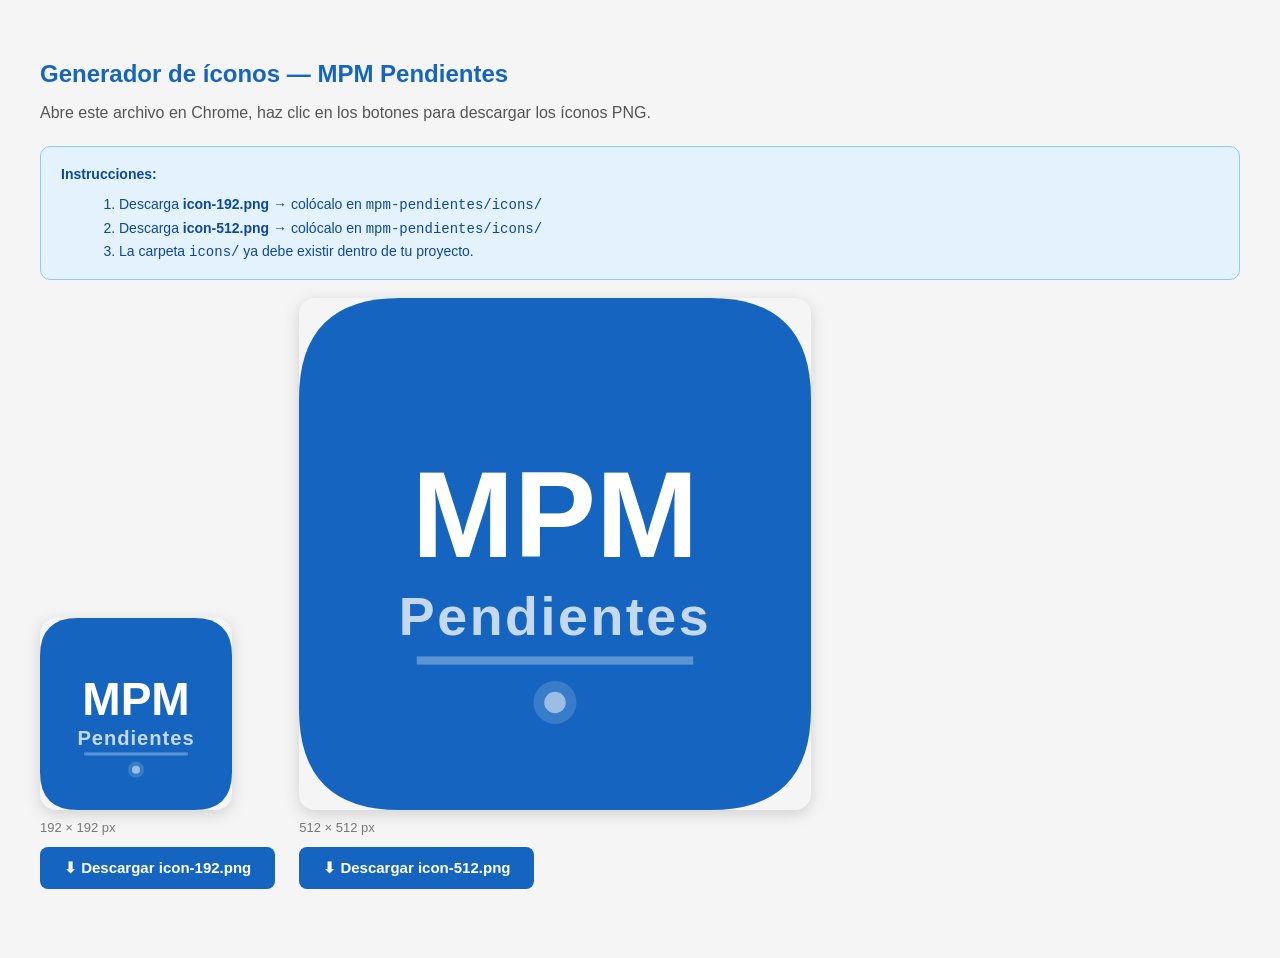
<file: generate-icons.html>
<!DOCTYPE html>
<html lang="es">
<head>
  <meta charset="UTF-8">
  <title>Generar íconos MPM</title>
  <style>
    body { font-family: Arial, sans-serif; padding: 32px; background: #f5f5f5; }
    h2 { color: #1565C0; margin-bottom: 8px; }
    p  { color: #555; margin-bottom: 24px; }
    canvas { border-radius: 16px; box-shadow: 0 4px 16px rgba(0,0,0,.15); margin-right: 24px; }
    .row { display: flex; align-items: flex-end; gap: 24px; flex-wrap: wrap; margin-bottom: 32px; }
    button {
      display: block; margin-top: 12px; padding: 12px 24px;
      background: #1565C0; color: #fff; border: none;
      border-radius: 8px; font-size: 15px; font-weight: 700;
      cursor: pointer;
    }
    button:hover { background: #0D47A1; }
    .label { font-size: 13px; color: #777; margin-top: 6px; }
    .instr {
      background: #E3F2FD; border: 1.5px solid #90CAF9;
      border-radius: 10px; padding: 16px 20px;
      font-size: 14px; color: #0D47A1; line-height: 1.6;
    }
    ol { margin: 8px 0 0 18px; }
  </style>
</head>
<body>
  <h2>Generador de íconos — MPM Pendientes</h2>
  <p>Abre este archivo en Chrome, haz clic en los botones para descargar los íconos PNG.</p>

  <div class="instr">
    <strong>Instrucciones:</strong>
    <ol>
      <li>Descarga <strong>icon-192.png</strong> → colócalo en <code>mpm-pendientes/icons/</code></li>
      <li>Descarga <strong>icon-512.png</strong> → colócalo en <code>mpm-pendientes/icons/</code></li>
      <li>La carpeta <code>icons/</code> ya debe existir dentro de tu proyecto.</li>
    </ol>
  </div>

  <br>

  <div class="row">
    <div>
      <canvas id="c192" width="192" height="192"></canvas>
      <div class="label">192 × 192 px</div>
      <button onclick="download('c192','icon-192.png')">⬇ Descargar icon-192.png</button>
    </div>
    <div>
      <canvas id="c512" width="512" height="512"></canvas>
      <div class="label">512 × 512 px</div>
      <button onclick="download('c512','icon-512.png')">⬇ Descargar icon-512.png</button>
    </div>
  </div>

  <script>
    function drawIcon(canvasId, size) {
      const canvas = document.getElementById(canvasId);
      const ctx    = canvas.getContext('2d');
      const r      = size * 0.197; // corner radius ratio

      // Background
      ctx.fillStyle = '#1565C0';
      roundRect(ctx, 0, 0, size, size, r);
      ctx.fill();

      // MPM text
      ctx.fillStyle = '#FFFFFF';
      ctx.font = `900 ${size * 0.24}px "Arial Black", Arial, sans-serif`;
      ctx.textAlign = 'center';
      ctx.textBaseline = 'middle';
      ctx.fillText('MPM', size / 2, size * 0.44);

      // Subtitle
      ctx.fillStyle = 'rgba(255,255,255,0.75)';
      ctx.font = `600 ${size * 0.105}px Arial, sans-serif`;
      ctx.letterSpacing = `${size * 0.005}px`;
      ctx.fillText('Pendientes', size / 2, size * 0.63);

      // Divider line
      ctx.fillStyle = 'rgba(255,255,255,0.3)';
      ctx.fillRect(size * 0.23, size * 0.7, size * 0.54, size * 0.016);

      // Bottom dot
      ctx.beginPath();
      ctx.arc(size / 2, size * 0.79, size * 0.042, 0, Math.PI * 2);
      ctx.fillStyle = 'rgba(255,255,255,0.15)';
      ctx.fill();
      ctx.beginPath();
      ctx.arc(size / 2, size * 0.79, size * 0.021, 0, Math.PI * 2);
      ctx.fillStyle = 'rgba(255,255,255,0.5)';
      ctx.fill();
    }

    function roundRect(ctx, x, y, w, h, r) {
      ctx.beginPath();
      ctx.moveTo(x + r, y);
      ctx.lineTo(x + w - r, y);
      ctx.quadraticCurveTo(x + w, y, x + w, y + r);
      ctx.lineTo(x + w, y + h - r);
      ctx.quadraticCurveTo(x + w, y + h, x + w - r, y + h);
      ctx.lineTo(x + r, y + h);
      ctx.quadraticCurveTo(x, y + h, x, y + h - r);
      ctx.lineTo(x, y + r);
      ctx.quadraticCurveTo(x, y, x + r, y);
      ctx.closePath();
    }

    function download(canvasId, filename) {
      const canvas = document.getElementById(canvasId);
      const a = document.createElement('a');
      a.download = filename;
      a.href = canvas.toDataURL('image/png');
      a.click();
    }

    drawIcon('c192', 192);
    drawIcon('c512', 512);
  </script>
</body>
</html>
</file>
